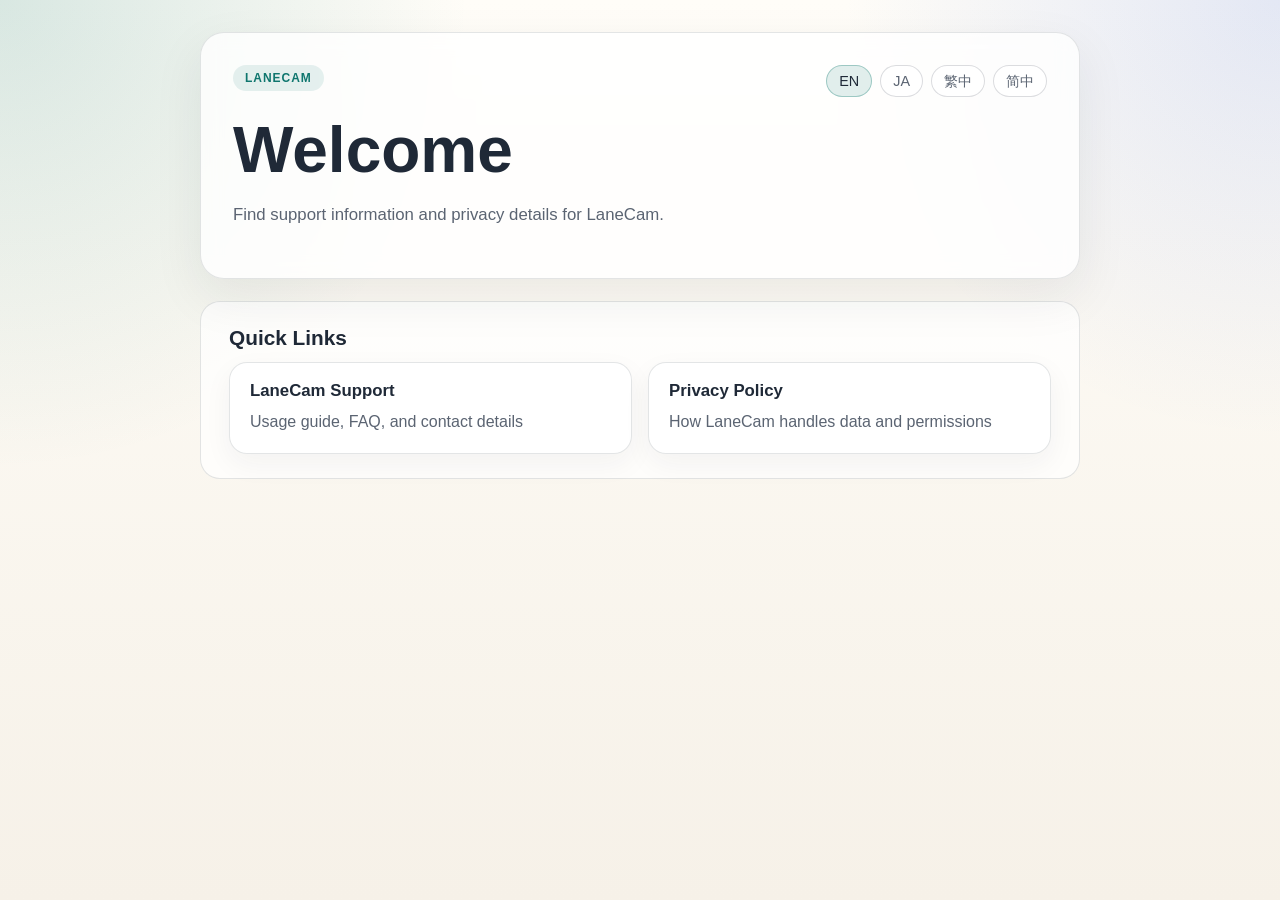
<file: index.html>
<!doctype html>
<html lang="en">
  <head>
    <meta charset="utf-8" />
    <meta name="viewport" content="width=device-width, initial-scale=1" />
    <title>LaneCam</title>
    <link rel="stylesheet" href="/styles.css" />
    <script src="/i18n.js" defer></script>
  </head>
  <body data-page="home">
    <main class="page">
      <section class="hero hero-home">
        <div class="topbar">
          <div class="eyebrow" data-i18n="site">LaneCam</div>
          <div class="lang-switcher" aria-label="Language switcher">
            <button type="button" class="lang-btn" data-lang-option="en">EN</button>
            <button type="button" class="lang-btn" data-lang-option="ja">JA</button>
            <button type="button" class="lang-btn" data-lang-option="zh-Hant">繁中</button>
            <button type="button" class="lang-btn" data-lang-option="zh-Hans">简中</button>
          </div>
        </div>
        <h1 data-i18n="welcome">Welcome</h1>
        <p class="lead" data-i18n="welcomeLead">
          Find support information and privacy details for LaneCam.
        </p>
      </section>

      <section class="section">
        <h2 data-i18n="quickLinks">Quick Links</h2>
        <div class="link-grid">
          <a class="link-card" href="/lanecam-support/" data-lang-link data-base-href="/lanecam-support/">
            <span class="link-title" data-i18n="supportLinkTitle">LaneCam Support</span>
            <span class="link-desc" data-i18n="supportLinkDesc">Usage guide, FAQ, and contact details</span>
          </a>
          <a class="link-card" href="/privacy/" data-lang-link data-base-href="/privacy/">
            <span class="link-title" data-i18n="privacyLinkTitle">Privacy Policy</span>
            <span class="link-desc" data-i18n="privacyLinkDesc">How LaneCam handles data and permissions</span>
          </a>
        </div>
      </section>
    </main>
  </body>
</html>
</file>
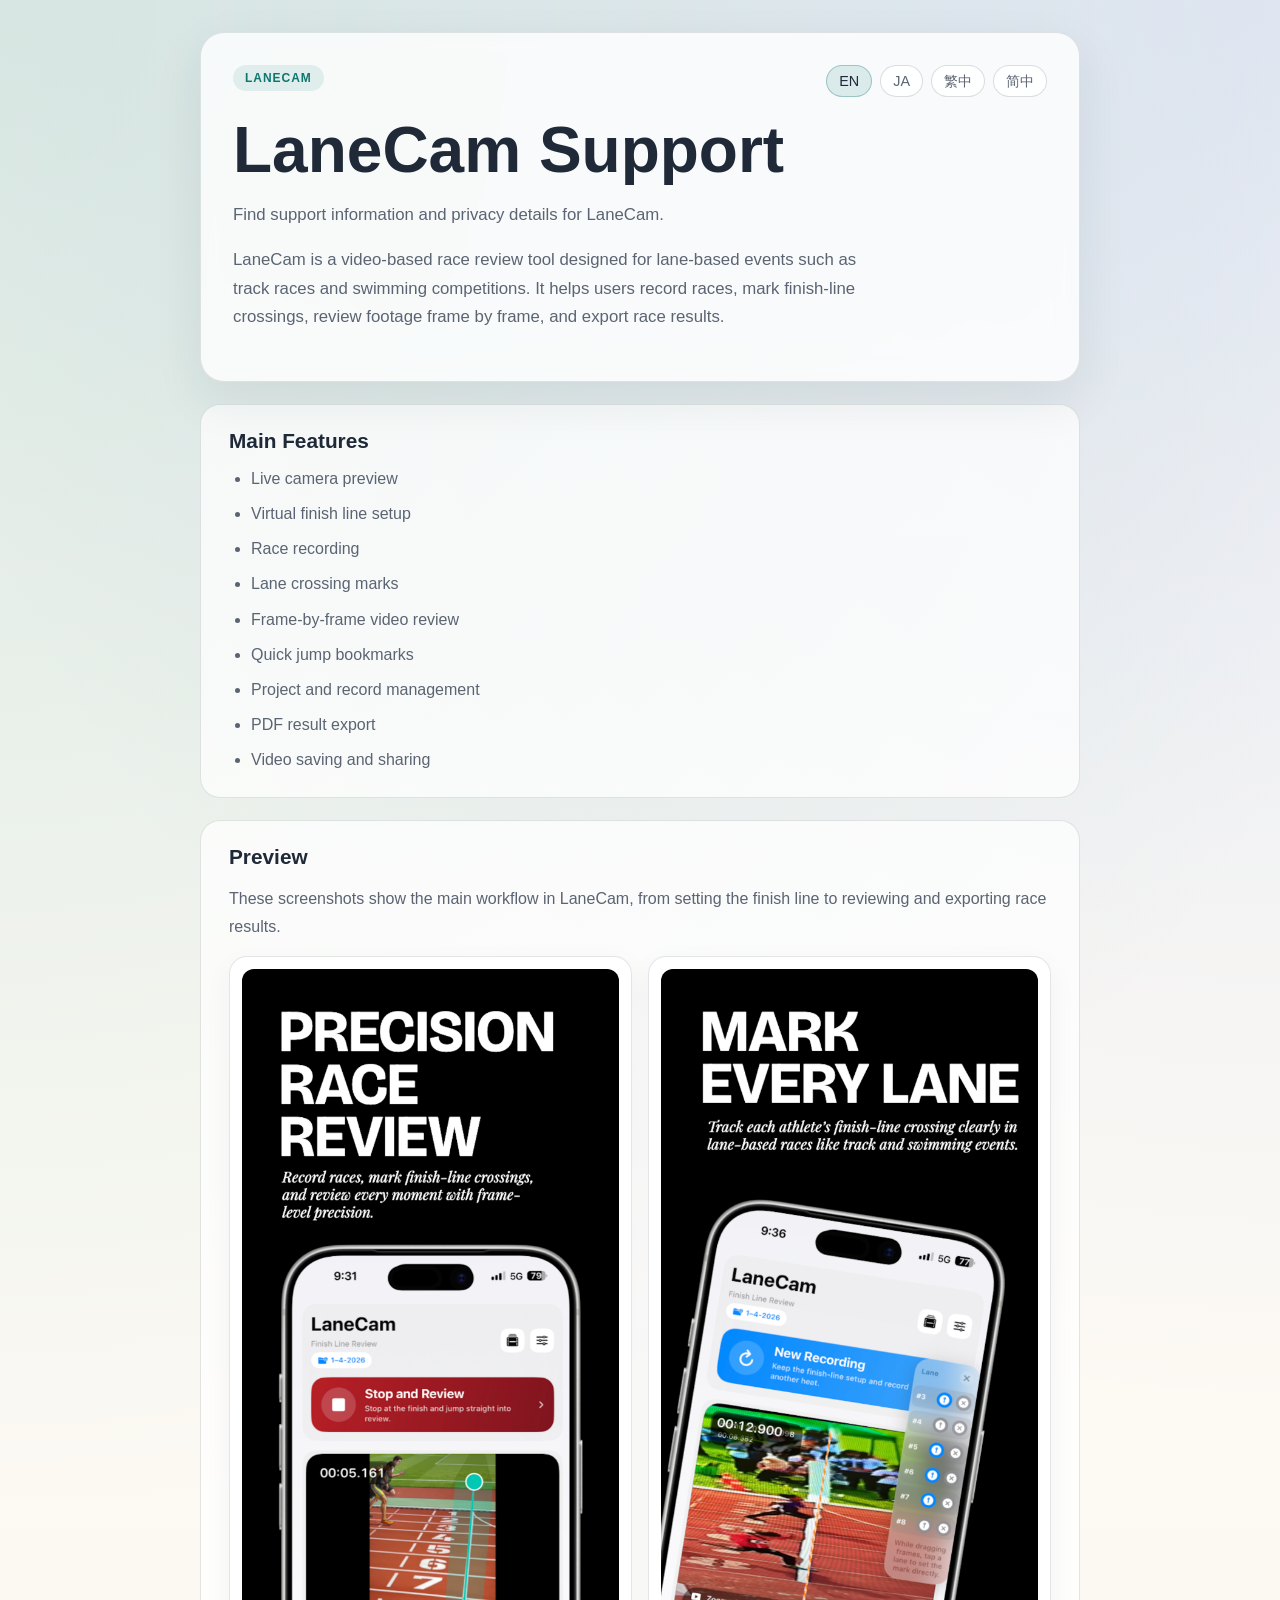
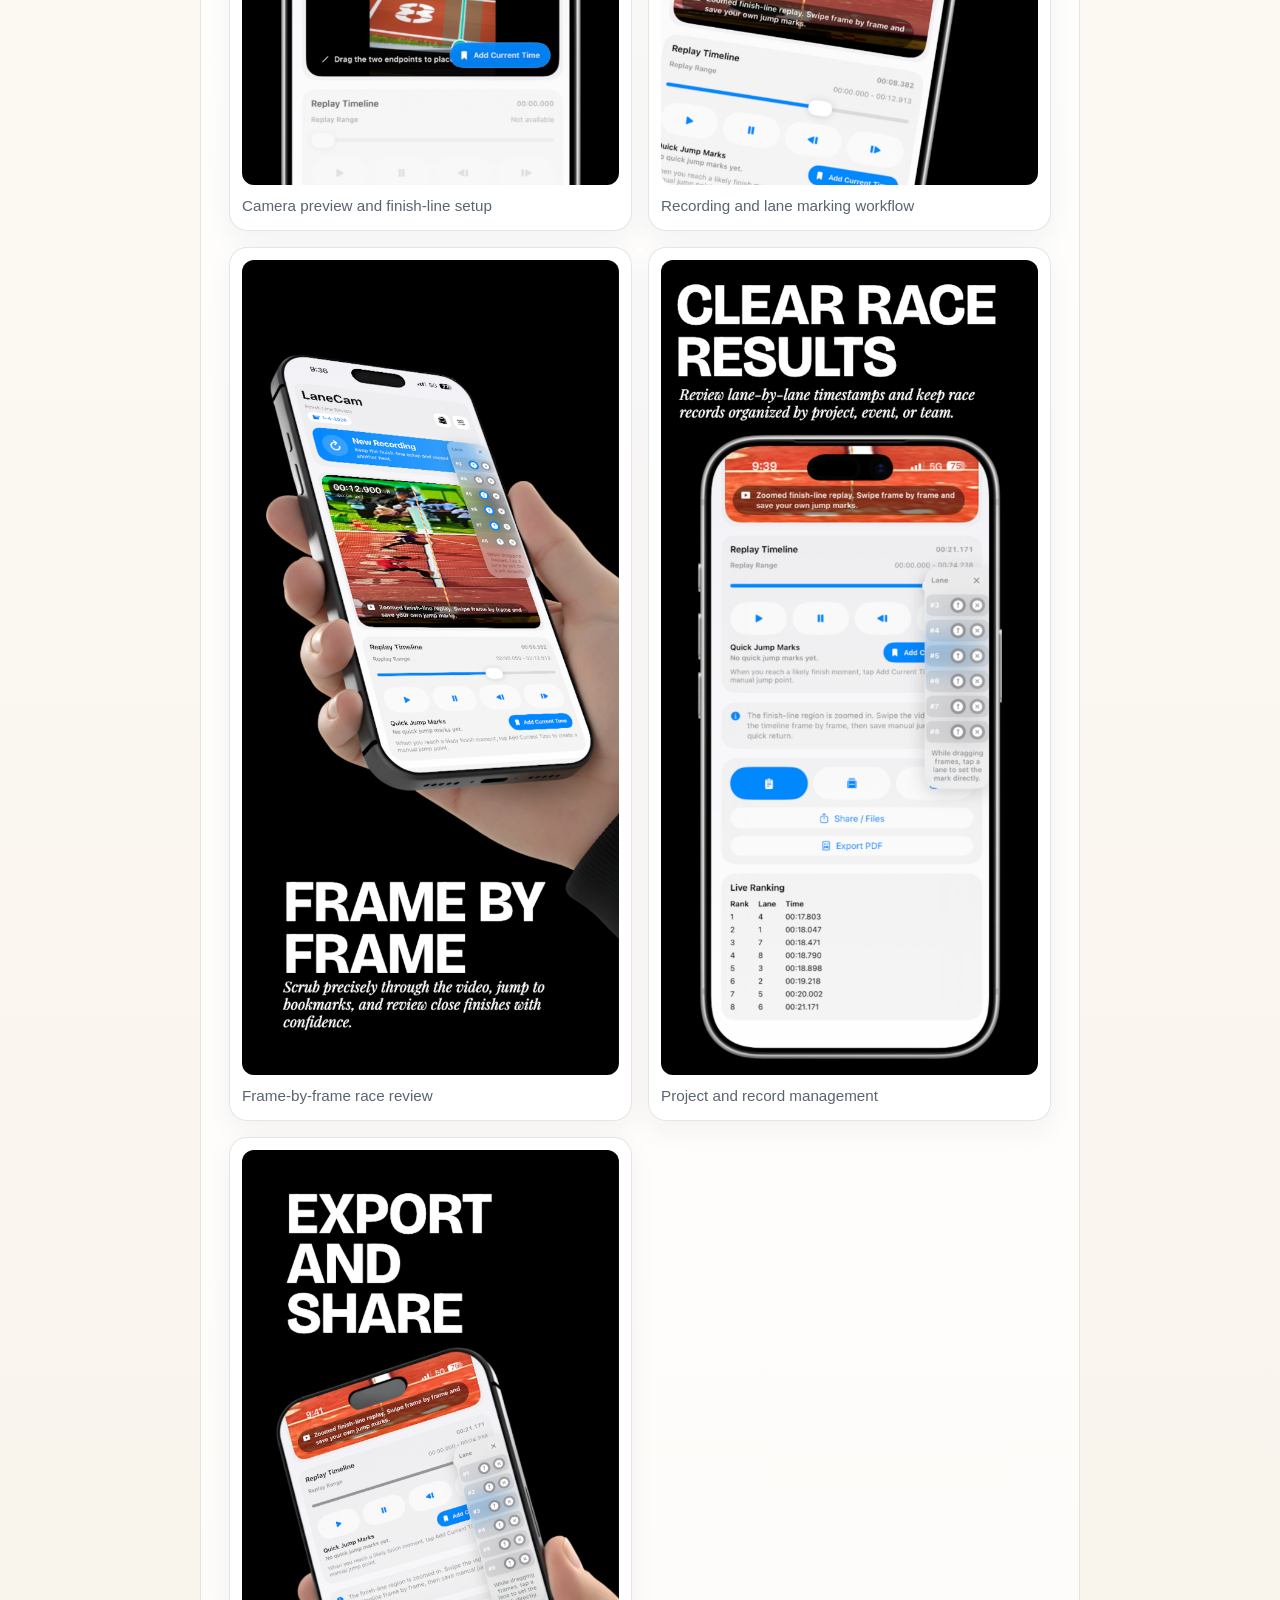
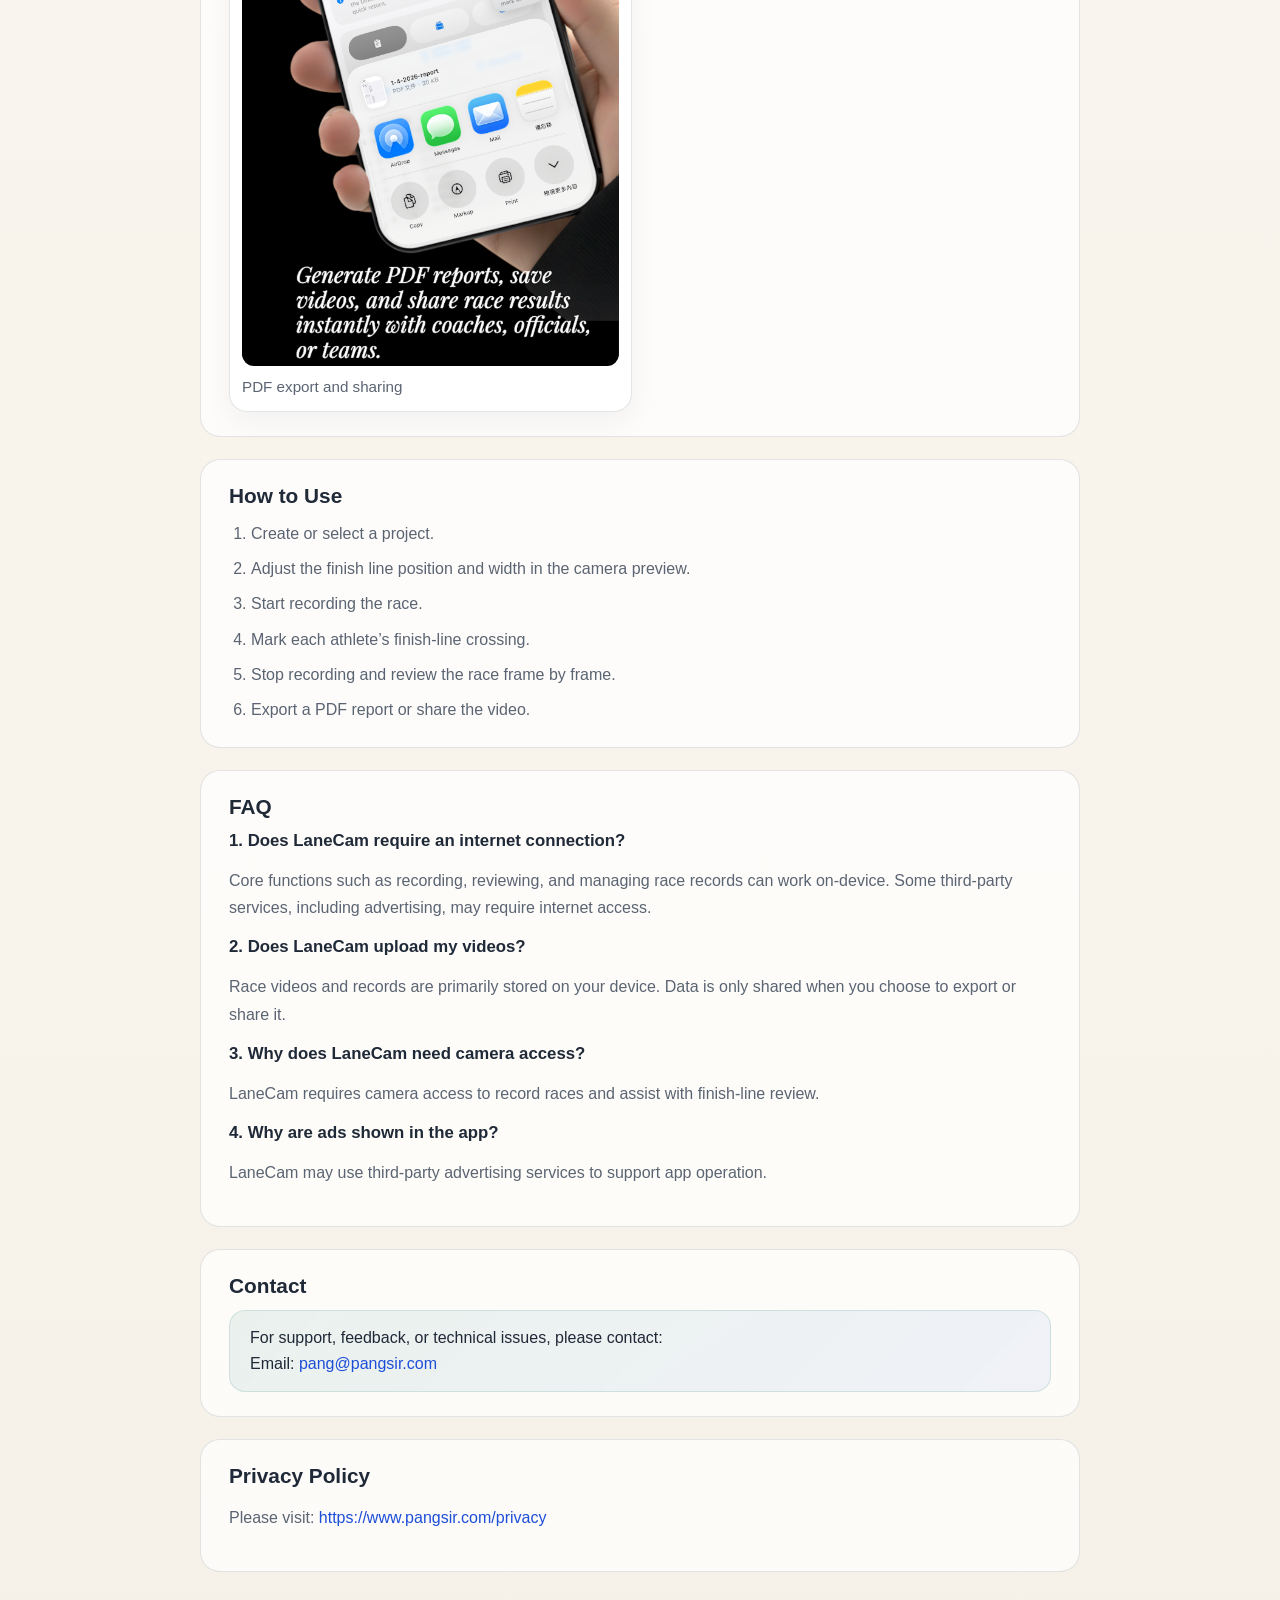
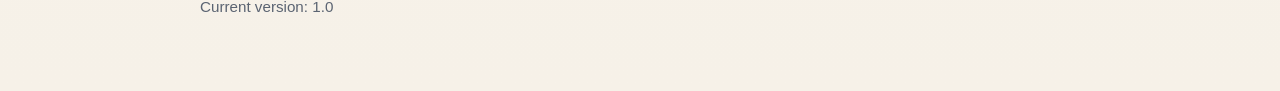
<file: lanecam-support/index.html>
<!doctype html>
<html lang="en">
  <head>
    <meta charset="utf-8" />
    <meta name="viewport" content="width=device-width, initial-scale=1" />
    <title>LaneCam Support</title>
    <link rel="stylesheet" href="/styles.css" />
    <script src="/i18n.js" defer></script>
  </head>
  <body data-page="support">
    <main class="page">
      <section class="hero">
        <div class="topbar">
          <div class="eyebrow" data-i18n="site">LaneCam</div>
          <div class="lang-switcher" aria-label="Language switcher">
            <button type="button" class="lang-btn" data-lang-option="en">EN</button>
            <button type="button" class="lang-btn" data-lang-option="ja">JA</button>
            <button type="button" class="lang-btn" data-lang-option="zh-Hant">繁中</button>
            <button type="button" class="lang-btn" data-lang-option="zh-Hans">简中</button>
          </div>
        </div>
        <h1 data-i18n="supportTitle">LaneCam Support</h1>
        <p class="lead" data-i18n="welcomeLead">Welcome to LaneCam.</p>
        <p class="lead" data-i18n="supportIntro">
          LaneCam is a video-based race review tool designed for lane-based events such as track races and swimming
          competitions. It helps users record races, mark finish-line crossings, review footage frame by frame, and
          export race results.
        </p>
      </section>

      <section class="section">
        <h2 data-i18n="mainFeatures">Main Features</h2>
        <ul data-i18n-list="support-features">
          <li>Live camera preview</li>
          <li>Virtual finish line setup</li>
          <li>Race recording</li>
          <li>Lane crossing marks</li>
          <li>Frame-by-frame video review</li>
          <li>Quick jump bookmarks</li>
          <li>Project and record management</li>
          <li>PDF result export</li>
          <li>Video saving and sharing</li>
        </ul>
      </section>

      <section class="section">
        <h2 data-i18n="previewTitle">Preview</h2>
        <p data-i18n="previewIntro">
          These screenshots show the main workflow in LaneCam, from setting the finish line to reviewing and exporting race results.
        </p>
        <div class="preview-grid">
          <figure class="preview-card">
            <img src="/asset/pg1.png" alt="LaneCam preview screenshot 1" data-preview-alt />
            <figcaption data-preview-caption>Camera preview and finish-line setup</figcaption>
          </figure>
          <figure class="preview-card">
            <img src="/asset/pg2.png" alt="LaneCam preview screenshot 2" data-preview-alt />
            <figcaption data-preview-caption>Recording and lane marking workflow</figcaption>
          </figure>
          <figure class="preview-card">
            <img src="/asset/pg3.png" alt="LaneCam preview screenshot 3" data-preview-alt />
            <figcaption data-preview-caption>Frame-by-frame race review</figcaption>
          </figure>
          <figure class="preview-card">
            <img src="/asset/pg4.png" alt="LaneCam preview screenshot 4" data-preview-alt />
            <figcaption data-preview-caption>Project and record management</figcaption>
          </figure>
          <figure class="preview-card">
            <img src="/asset/pg5.png" alt="LaneCam preview screenshot 5" data-preview-alt />
            <figcaption data-preview-caption>PDF export and sharing</figcaption>
          </figure>
        </div>
      </section>

      <section class="section">
        <h2 data-i18n="howToUse">How to Use</h2>
        <ol data-i18n-list="support-howto">
          <li>Create or select a project.</li>
          <li>Adjust the finish line position and width in the camera preview.</li>
          <li>Start recording the race.</li>
          <li>Mark each athlete’s finish-line crossing.</li>
          <li>Stop recording and review the race frame by frame.</li>
          <li>Export a PDF report or share the video.</li>
        </ol>
      </section>

      <section class="section">
        <h2 data-i18n="faq">FAQ</h2>
        <div id="faq-items">
          <h3>1. Does LaneCam require an internet connection?</h3>
          <p>
            Core functions such as recording, reviewing, and managing race records can work on-device. Some third-party
            services, including advertising, may require internet access.
          </p>

          <h3>2. Does LaneCam upload my videos?</h3>
          <p>
            Race videos and records are primarily stored on your device. Data is only shared when you choose to export or
            share it.
          </p>

          <h3>3. Why does LaneCam need camera access?</h3>
          <p>LaneCam requires camera access to record races and assist with finish-line review.</p>

          <h3>4. Why are ads shown in the app?</h3>
          <p>LaneCam may use third-party advertising services to support app operation.</p>
        </div>
      </section>

      <section class="section">
        <h2 data-i18n="contact">Contact</h2>
        <div class="contact-card">
          <div data-i18n="supportContactIntro">For support, feedback, or technical issues, please contact:</div>
          <div><span data-i18n="supportEmailLabel">Email:</span> <a href="mailto:pang@pangsir.com">pang@pangsir.com</a></div>
        </div>
      </section>

      <section class="section">
        <h2 data-i18n="privacyPolicy">Privacy Policy</h2>
        <p>
          <span data-i18n="supportPrivacyIntro">Please visit:</span>
          <a href="/privacy/" data-lang-link data-base-href="/privacy/">https://www.pangsir.com/privacy</a>
        </p>
      </section>

      <p class="footer" data-i18n="currentVersion">Current version: 1.0</p>
    </main>
  </body>
</html>
</file>
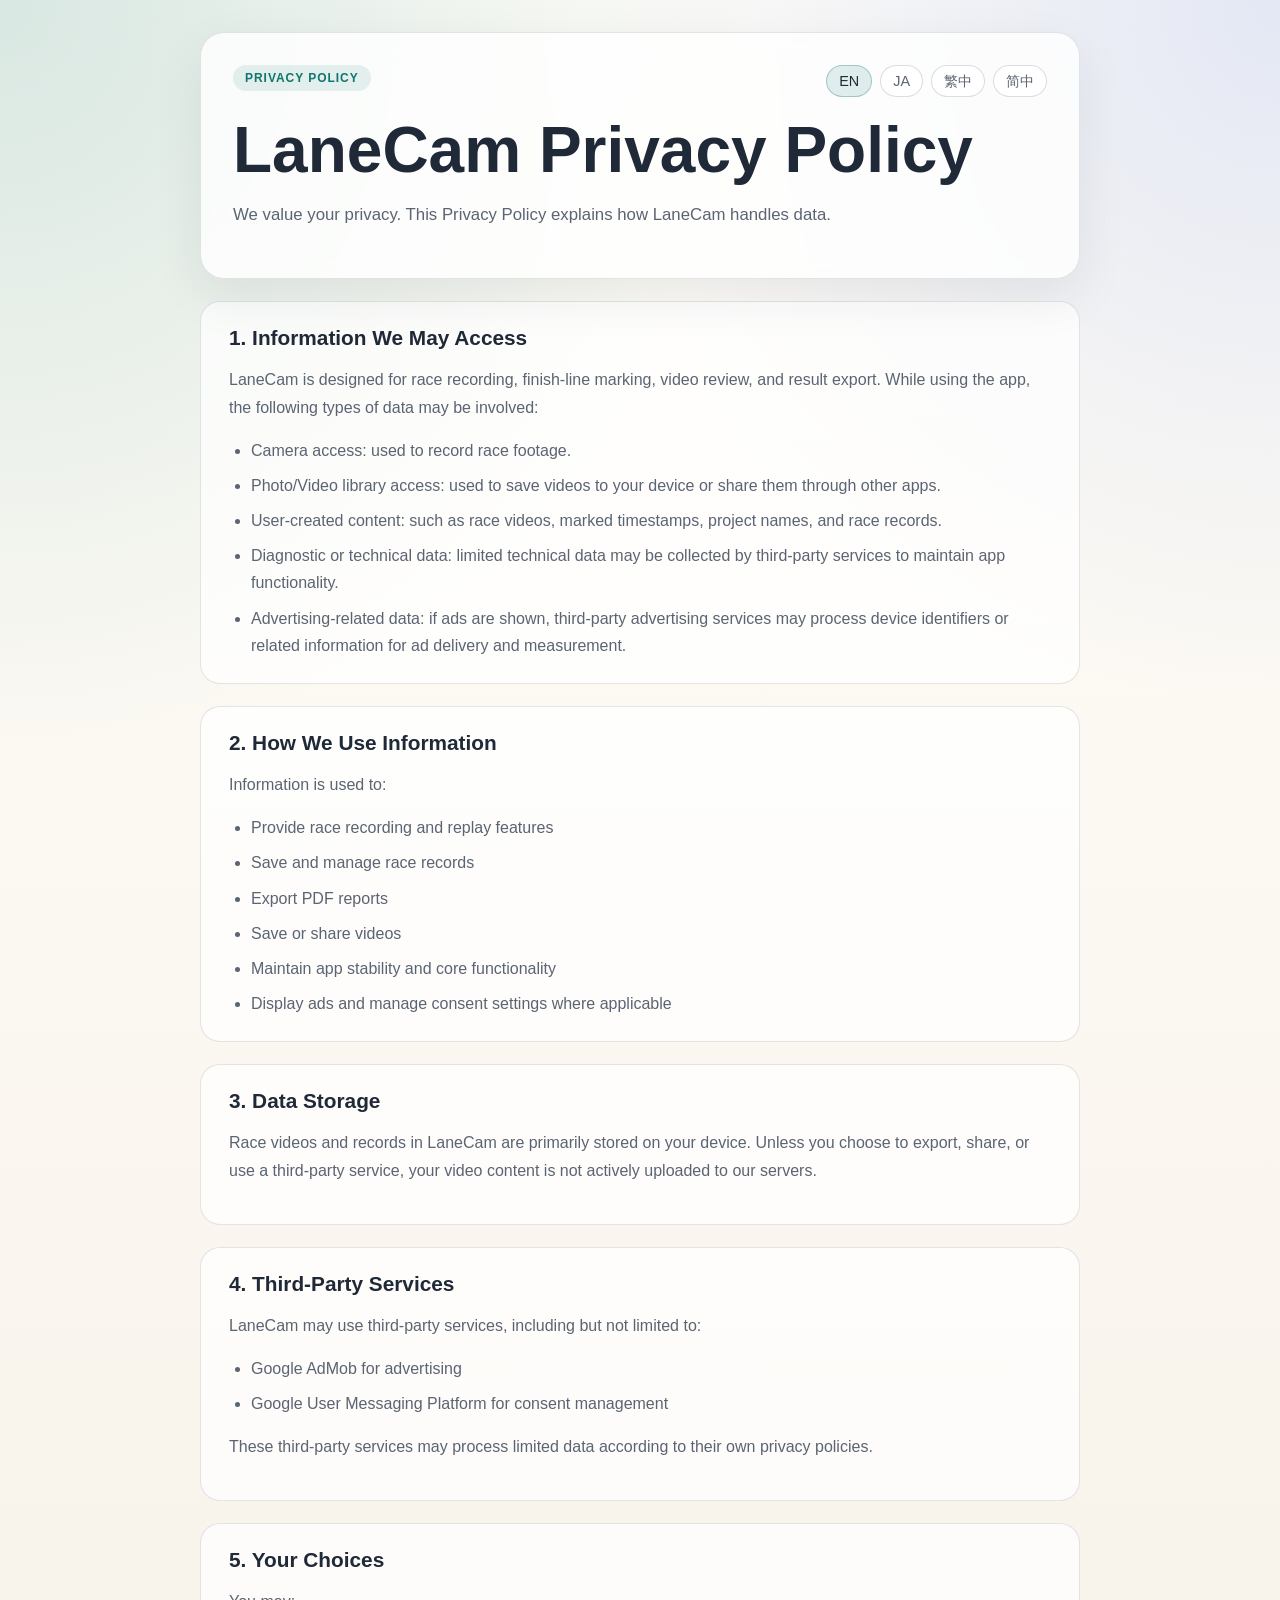
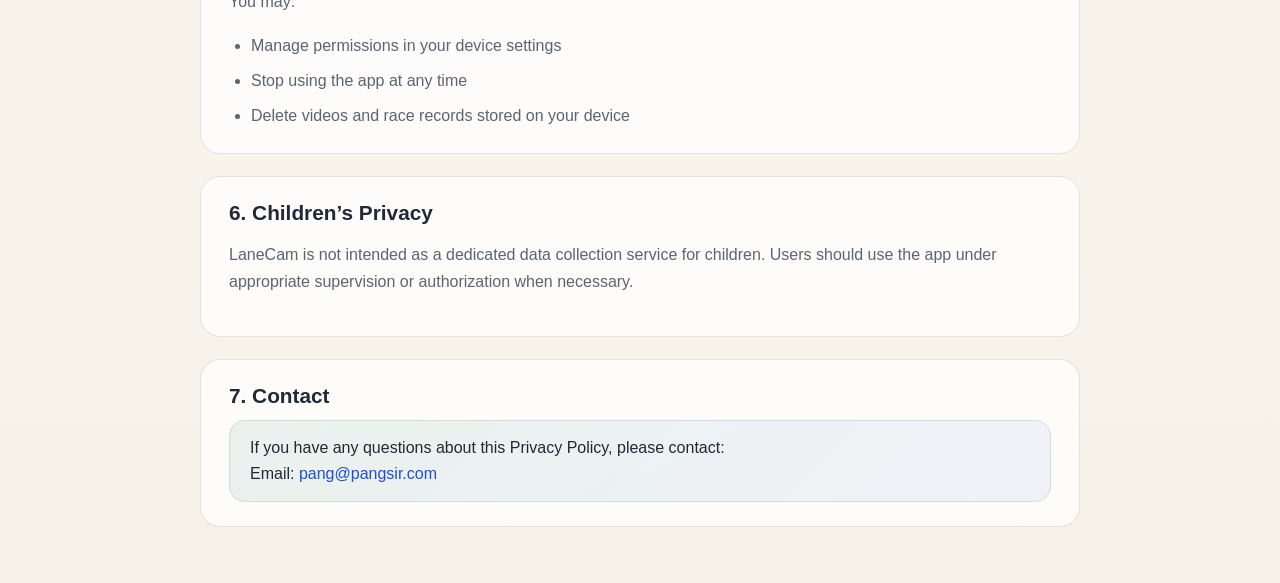
<file: privacy/index.html>
<!doctype html>
<html lang="en">
  <head>
    <meta charset="utf-8" />
    <meta name="viewport" content="width=device-width, initial-scale=1" />
    <title>LaneCam Privacy Policy</title>
    <link rel="stylesheet" href="/styles.css" />
    <script src="/i18n.js" defer></script>
  </head>
  <body data-page="privacy">
    <main class="page">
      <section class="hero">
        <div class="topbar">
          <div class="eyebrow" data-i18n="privacyPolicy">Privacy Policy</div>
          <div class="lang-switcher" aria-label="Language switcher">
            <button type="button" class="lang-btn" data-lang-option="en">EN</button>
            <button type="button" class="lang-btn" data-lang-option="ja">JA</button>
            <button type="button" class="lang-btn" data-lang-option="zh-Hant">繁中</button>
            <button type="button" class="lang-btn" data-lang-option="zh-Hans">简中</button>
          </div>
        </div>
        <h1 data-i18n="privacyTitle">Welcome to LaneCam.</h1>
        <p class="lead" data-i18n="privacyIntro">
          We value your privacy. This Privacy Policy explains how LaneCam handles data.
        </p>
      </section>

      <section class="section">
        <h2 data-i18n="privacySection1">1. Information We May Access</h2>
        <p data-i18n="privacySection1Body">
          LaneCam is designed for race recording, finish-line marking, video review, and result export. While using the
          app, the following types of data may be involved:
        </p>
        <ul data-i18n-list="privacy-info">
          <li>Camera access: used to record race footage.</li>
          <li>Photo/Video library access: used to save videos to your device or share them through other apps.</li>
          <li>User-created content: such as race videos, marked timestamps, project names, and race records.</li>
          <li>Diagnostic or technical data: limited technical data may be collected by third-party services to maintain app functionality.</li>
          <li>Advertising-related data: if ads are shown, third-party advertising services may process device identifiers or related information for ad delivery and measurement.</li>
        </ul>
      </section>

      <section class="section">
        <h2 data-i18n="privacySection2">2. How We Use Information</h2>
        <p data-i18n="privacySection2Body">Information is used to:</p>
        <ul data-i18n-list="privacy-use">
          <li>Provide race recording and replay features</li>
          <li>Save and manage race records</li>
          <li>Export PDF reports</li>
          <li>Save or share videos</li>
          <li>Maintain app stability and core functionality</li>
          <li>Display ads and manage consent settings where applicable</li>
        </ul>
      </section>

      <section class="section">
        <h2 data-i18n="privacySection3">3. Data Storage</h2>
        <p data-i18n="privacySection3Body">
          Race videos and records in LaneCam are primarily stored on your device. Unless you choose to export, share, or use
          a third-party service, your video content is not actively uploaded to our servers.
        </p>
      </section>

      <section class="section">
        <h2 data-i18n="privacySection4">4. Third-Party Services</h2>
        <p data-i18n="privacySection4Body">LaneCam may use third-party services, including but not limited to:</p>
        <ul data-i18n-list="privacy-third-party">
          <li>Google AdMob for advertising</li>
          <li>Google User Messaging Platform for consent management</li>
        </ul>
        <p data-i18n="privacySection4Note">These third-party services may process limited data according to their own privacy policies.</p>
      </section>

      <section class="section">
        <h2 data-i18n="privacySection5">5. Your Choices</h2>
        <p data-i18n="privacySection5Body">You may:</p>
        <ul data-i18n-list="privacy-choices">
          <li>Manage permissions in your device settings</li>
          <li>Stop using the app at any time</li>
          <li>Delete videos and race records stored on your device</li>
        </ul>
      </section>

      <section class="section">
        <h2 data-i18n="privacySection6">6. Children’s Privacy</h2>
        <p data-i18n="privacySection6Body">
          LaneCam is not intended as a dedicated data collection service for children. Users should use the app under
          appropriate supervision or authorization when necessary.
        </p>
      </section>

      <section class="section">
        <h2 data-i18n="privacySection7">7. Contact</h2>
        <div class="contact-card">
          <div data-i18n="privacySection7Body">If you have any questions about this Privacy Policy, please contact:</div>
          <div><span data-i18n="supportEmailLabel">Email:</span> <a href="mailto:pang@pangsir.com">pang@pangsir.com</a></div>
        </div>
      </section>
    </main>
  </body>
</html>
</file>
<file: styles.css>
:root {
  --bg: #f6f1e8;
  --panel: rgba(255, 255, 255, 0.8);
  --text: #1f2937;
  --muted: #5b6472;
  --accent: #0f766e;
  --accent-2: #1d4ed8;
  --border: rgba(31, 41, 55, 0.12);
}

* {
  box-sizing: border-box;
}

body {
  margin: 0;
  font-family: -apple-system, BlinkMacSystemFont, "Segoe UI", Roboto, Helvetica,
    Arial, sans-serif;
  color: var(--text);
  background:
    radial-gradient(circle at top left, rgba(15, 118, 110, 0.16), transparent 30%),
    radial-gradient(circle at top right, rgba(29, 78, 216, 0.12), transparent 28%),
    linear-gradient(180deg, #fffdf8 0%, var(--bg) 100%);
  min-height: 100vh;
}

.page {
  max-width: 920px;
  margin: 0 auto;
  padding: 32px 20px 56px;
}

.hero {
  padding: 32px;
  border: 1px solid var(--border);
  border-radius: 24px;
  background: var(--panel);
  backdrop-filter: blur(10px);
  box-shadow: 0 18px 50px rgba(31, 41, 55, 0.08);
}

.hero-home {
  margin-bottom: 22px;
}

.topbar {
  display: flex;
  align-items: flex-start;
  justify-content: space-between;
  gap: 16px;
  margin-bottom: 14px;
}

.eyebrow {
  display: inline-block;
  margin-bottom: 12px;
  padding: 6px 12px;
  border-radius: 999px;
  background: rgba(15, 118, 110, 0.1);
  color: var(--accent);
  font-size: 12px;
  font-weight: 700;
  letter-spacing: 0.08em;
  text-transform: uppercase;
}

.lang-switcher {
  display: flex;
  flex-wrap: wrap;
  justify-content: flex-end;
  gap: 8px;
}

.lang-btn {
  appearance: none;
  border: 1px solid rgba(31, 41, 55, 0.16);
  background: rgba(255, 255, 255, 0.85);
  color: var(--muted);
  padding: 8px 12px;
  border-radius: 999px;
  font: inherit;
  font-size: 0.9rem;
  line-height: 1;
  cursor: pointer;
  transition: transform 0.15s ease, background 0.15s ease, color 0.15s ease,
    border-color 0.15s ease;
}

.lang-btn:hover {
  transform: translateY(-1px);
}

.lang-btn.is-active {
  color: var(--text);
  border-color: rgba(15, 118, 110, 0.32);
  background: rgba(15, 118, 110, 0.12);
}

h1 {
  margin: 0 0 12px;
  font-size: clamp(2.2rem, 5vw, 4rem);
  line-height: 1.05;
}

h2 {
  margin: 0 0 12px;
  font-size: 1.3rem;
}

h3 {
  margin: 0 0 10px;
  font-size: 1.05rem;
}

p,
li {
  line-height: 1.7;
  color: var(--muted);
}

.lead {
  max-width: 70ch;
  font-size: 1.05rem;
}

.section {
  margin-top: 22px;
  padding: 24px 28px;
  border: 1px solid var(--border);
  border-radius: 20px;
  background: rgba(255, 255, 255, 0.72);
}

ul,
ol {
  margin: 12px 0 0;
  padding-left: 22px;
}

li + li {
  margin-top: 8px;
}

.contact-card {
  display: grid;
  gap: 8px;
  padding: 18px 20px;
  border-radius: 16px;
  background: linear-gradient(135deg, rgba(15, 118, 110, 0.08), rgba(29, 78, 216, 0.06));
  border: 1px solid rgba(15, 118, 110, 0.14);
}

.preview-grid {
  display: grid;
  grid-template-columns: repeat(2, minmax(0, 1fr));
  gap: 16px;
  margin-top: 16px;
}

.preview-card {
  margin: 0;
  padding: 12px;
  border-radius: 18px;
  border: 1px solid rgba(31, 41, 55, 0.12);
  background: rgba(255, 255, 255, 0.88);
  box-shadow: 0 10px 28px rgba(31, 41, 55, 0.05);
}

.preview-card img {
  display: block;
  width: 100%;
  height: auto;
  aspect-ratio: 1242 / 2688;
  object-fit: cover;
  border-radius: 12px;
  background: #fff;
}

.preview-card figcaption {
  margin-top: 10px;
  color: var(--muted);
  font-size: 0.95rem;
  line-height: 1.5;
}

.link-grid {
  display: grid;
  grid-template-columns: repeat(2, minmax(0, 1fr));
  gap: 16px;
}

.link-card {
  display: grid;
  gap: 8px;
  padding: 18px 20px;
  border-radius: 18px;
  border: 1px solid rgba(31, 41, 55, 0.12);
  background: rgba(255, 255, 255, 0.88);
  box-shadow: 0 10px 28px rgba(31, 41, 55, 0.05);
  text-decoration: none;
}

.link-card:hover {
  text-decoration: none;
  transform: translateY(-1px);
  box-shadow: 0 14px 30px rgba(31, 41, 55, 0.08);
}

.link-title {
  color: var(--text);
  font-size: 1.05rem;
  font-weight: 700;
}

.link-desc {
  color: var(--muted);
  line-height: 1.6;
}

a {
  color: var(--accent-2);
  text-decoration: none;
}

a:hover {
  text-decoration: underline;
}

.footer {
  margin-top: 22px;
  color: var(--muted);
  font-size: 0.95rem;
}

@media (max-width: 640px) {
  .page {
    padding: 16px 12px 40px;
  }

  .topbar {
    flex-direction: column;
  }

  .lang-switcher {
    justify-content: flex-start;
  }

  .hero,
  .section {
    padding: 20px 18px;
    border-radius: 18px;
  }

  .link-grid {
    grid-template-columns: 1fr;
  }

  .preview-grid {
    grid-template-columns: 1fr;
  }
}
</file>
